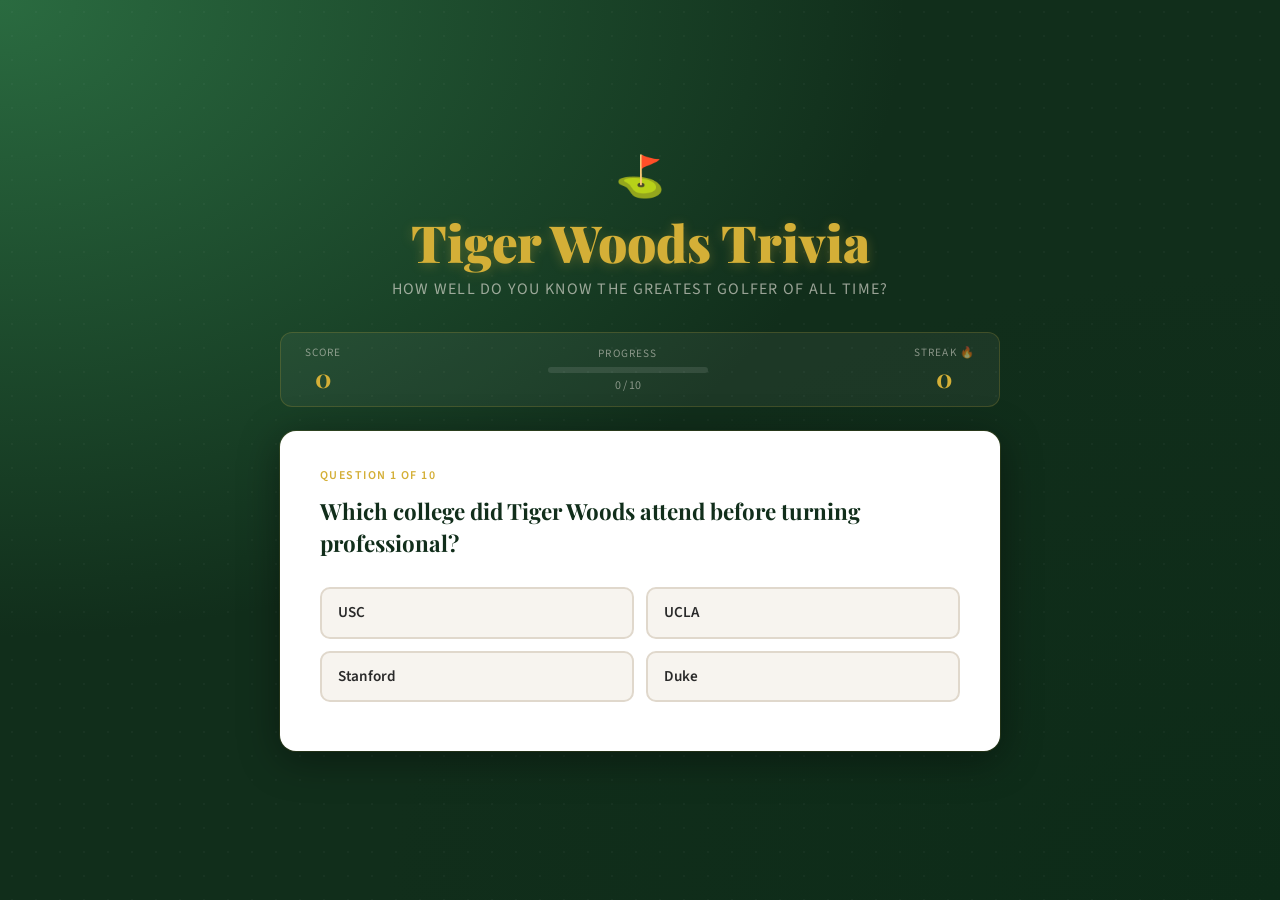
<file: aigame.html>
<!DOCTYPE html>
<html lang="en">
<head>
    <meta charset="UTF-8">
    <meta name="viewport" content="width=device-width, initial-scale=1.0">
    <title>Tiger Woods Trivia</title>
    <link href="https://fonts.googleapis.com/css2?family=Playfair+Display:wght@700;900&family=Source+Sans+3:wght@300;400;600&display=swap" rel="stylesheet">
    <style>
        :root {
            --green: #1B4D2E;
            --green-dark: #112e1b;
            --green-light: #226038;
            --gold: #D4AF37;
            --gold-light: #f0cc5a;
            --cream: #F5F0E8;
            --white: #ffffff;
            --gray: #555;
        }

        * { box-sizing: border-box; margin: 0; padding: 0; }

        body {
            font-family: 'Source Sans 3', sans-serif;
            background-color: var(--green-dark);
            color: var(--cream);
            min-height: 100vh;
            display: flex;
            flex-direction: column;
            align-items: center;
            justify-content: center;
            padding: 20px;
            background-image:
                radial-gradient(ellipse at top left, #2a6b40 0%, transparent 50%),
                radial-gradient(ellipse at bottom right, #0d2b18 0%, transparent 50%);
        }

        body::before {
            content: '';
            position: fixed;
            inset: 0;
            background-image: radial-gradient(circle, rgba(255,255,255,0.03) 1px, transparent 1px);
            background-size: 24px 24px;
            pointer-events: none;
            z-index: 0;
        }

        .container {
            position: relative;
            z-index: 1;
            width: 100%;
            max-width: 720px;
        }

        .header {
            text-align: center;
            margin-bottom: 32px;
            animation: fadeDown 0.7s ease both;
        }

        .flag-icon {
            font-size: 2.5rem;
            margin-bottom: 8px;
            display: block;
        }

        .header h1 {
            font-family: 'Playfair Display', serif;
            font-size: clamp(2rem, 6vw, 3.2rem);
            font-weight: 900;
            color: var(--gold);
            text-shadow: 0 2px 12px rgba(212,175,55,0.3);
            line-height: 1.1;
        }

        .header p {
            margin-top: 8px;
            font-size: 1rem;
            color: rgba(245,240,232,0.6);
            letter-spacing: 0.08em;
            text-transform: uppercase;
        }

        .scorebar {
            display: flex;
            justify-content: space-between;
            align-items: center;
            background: rgba(255,255,255,0.05);
            border: 1px solid rgba(212,175,55,0.2);
            border-radius: 12px;
            padding: 12px 24px;
            margin-bottom: 24px;
            animation: fadeDown 0.7s 0.1s ease both;
        }

        .scorebar-item {
            text-align: center;
        }

        .scorebar-label {
            font-size: 0.7rem;
            text-transform: uppercase;
            letter-spacing: 0.1em;
            color: rgba(245,240,232,0.5);
        }

        .scorebar-value {
            font-family: 'Playfair Display', serif;
            font-size: 1.6rem;
            color: var(--gold);
            font-weight: 700;
        }

        .progress-wrap {
            width: 160px;
            background: rgba(255,255,255,0.1);
            border-radius: 99px;
            height: 6px;
            margin-top: 6px;
        }

        .progress-fill {
            height: 6px;
            background: linear-gradient(90deg, var(--gold), var(--gold-light));
            border-radius: 99px;
            transition: width 0.5s ease;
        }

        .card {
            background: var(--white);
            color: #1a1a1a;
            border-radius: 16px;
            padding: 36px 40px;
            box-shadow: 0 8px 40px rgba(0,0,0,0.4), 0 0 0 1px rgba(212,175,55,0.15);
            animation: fadeUp 0.5s ease both;
            min-height: 320px;
            display: flex;
            flex-direction: column;
            justify-content: space-between;
        }

        .question-num {
            font-size: 0.75rem;
            text-transform: uppercase;
            letter-spacing: 0.12em;
            color: var(--gold);
            font-weight: 600;
            margin-bottom: 12px;
        }

        .question-text {
            font-family: 'Playfair Display', serif;
            font-size: clamp(1.1rem, 3vw, 1.4rem);
            font-weight: 700;
            color: var(--green-dark);
            line-height: 1.4;
            margin-bottom: 28px;
            flex-grow: 1;
        }

        .options {
            display: grid;
            grid-template-columns: 1fr 1fr;
            gap: 12px;
        }

        .option-btn {
            background: #f7f4ef;
            border: 2px solid #e0d8cc;
            border-radius: 10px;
            padding: 14px 16px;
            font-family: 'Source Sans 3', sans-serif;
            font-size: 0.95rem;
            font-weight: 600;
            color: #2a2a2a;
            cursor: pointer;
            transition: all 0.18s ease;
            text-align: left;
            line-height: 1.3;
        }

        .option-btn:hover:not(:disabled) {
            background: #eef7f1;
            border-color: var(--green);
            color: var(--green-dark);
            transform: translateY(-2px);
            box-shadow: 0 4px 12px rgba(27,77,46,0.15);
        }

        .option-btn.correct {
            background: #d4f0dd;
            border-color: #2d9e52;
            color: #1a5c30;
        }

        .option-btn.wrong {
            background: #fde8e8;
            border-color: #e05555;
            color: #8b2020;
        }

        .option-btn:disabled { cursor: default; }

        .feedback {
            margin-top: 20px;
            padding: 14px 18px;
            border-radius: 10px;
            font-size: 0.95rem;
            font-weight: 600;
            display: none;
            animation: pop 0.3s ease;
        }

        .feedback.show { display: block; }
        .feedback.correct { background: #d4f0dd; color: #1a5c30; }
        .feedback.wrong   { background: #fde8e8; color: #8b2020; }

        .feedback .fact {
            font-weight: 400;
            margin-top: 4px;
            font-size: 0.88rem;
            opacity: 0.85;
        }

        .next-btn {
            display: none;
            margin-top: 20px;
            width: 100%;
            padding: 15px;
            background: linear-gradient(135deg, var(--green), var(--green-light));
            color: var(--gold);
            font-family: 'Playfair Display', serif;
            font-size: 1.1rem;
            font-weight: 700;
            border: none;
            border-radius: 10px;
            cursor: pointer;
            letter-spacing: 0.04em;
            transition: all 0.2s ease;
            box-shadow: 0 4px 16px rgba(27,77,46,0.4);
        }

        .next-btn:hover {
            transform: translateY(-2px);
            box-shadow: 0 6px 20px rgba(27,77,46,0.5);
        }

        .next-btn.show { display: block; animation: fadeUp 0.3s ease; }

        .results {
            display: none;
            text-align: center;
            animation: fadeUp 0.6s ease both;
        }

        .results.show { display: block; }

        .results-trophy {
            font-size: 5rem;
            margin-bottom: 16px;
            display: block;
            animation: bounce 1s ease 0.3s both;
        }

        .results h2 {
            font-family: 'Playfair Display', serif;
            font-size: 2.2rem;
            color: var(--gold);
            margin-bottom: 8px;
        }

        .results .score-display {
            font-family: 'Playfair Display', serif;
            font-size: 4rem;
            font-weight: 900;
            color: var(--white);
            line-height: 1;
            margin: 16px 0;
        }

        .results .score-display span {
            font-size: 1.5rem;
            color: rgba(255,255,255,0.5);
        }

        .results-message {
            font-size: 1.1rem;
            color: rgba(245,240,232,0.75);
            margin-bottom: 32px;
            max-width: 480px;
            margin-left: auto;
            margin-right: auto;
            line-height: 1.6;
        }

        .play-again-btn {
            padding: 16px 48px;
            background: linear-gradient(135deg, var(--gold), var(--gold-light));
            color: var(--green-dark);
            font-family: 'Playfair Display', serif;
            font-size: 1.2rem;
            font-weight: 700;
            border: none;
            border-radius: 12px;
            cursor: pointer;
            transition: all 0.2s ease;
            box-shadow: 0 4px 20px rgba(212,175,55,0.4);
        }

        .play-again-btn:hover {
            transform: translateY(-3px);
            box-shadow: 0 8px 28px rgba(212,175,55,0.5);
        }

        @keyframes fadeDown {
            from { opacity: 0; transform: translateY(-20px); }
            to   { opacity: 1; transform: translateY(0); }
        }
        @keyframes fadeUp {
            from { opacity: 0; transform: translateY(20px); }
            to   { opacity: 1; transform: translateY(0); }
        }
        @keyframes pop {
            0%   { transform: scale(0.95); opacity: 0; }
            60%  { transform: scale(1.02); }
            100% { transform: scale(1);    opacity: 1; }
        }
        @keyframes bounce {
            0%, 100% { transform: translateY(0); }
            40%       { transform: translateY(-20px); }
            60%       { transform: translateY(-10px); }
        }

        @media (max-width: 500px) {
            .card { padding: 24px 20px; }
            .options { grid-template-columns: 1fr; }
        }
    </style>
</head>
<body>

<div class="container">

    <div class="header">
        <span class="flag-icon">⛳</span>
        <h1>Tiger Woods Trivia</h1>
        <p>How well do you know the greatest golfer of all time?</p>
    </div>

    <div class="scorebar" id="scorebar">
        <div class="scorebar-item">
            <div class="scorebar-label">Score</div>
            <div class="scorebar-value" id="scoreDisplay">0</div>
        </div>
        <div class="scorebar-item">
            <div class="scorebar-label">Progress</div>
            <div class="progress-wrap">
                <div class="progress-fill" id="progressFill" style="width:0%"></div>
            </div>
            <div style="font-size:0.75rem; color:rgba(245,240,232,0.5); margin-top:4px;" id="progressText">0 / 10</div>
        </div>
        <div class="scorebar-item">
            <div class="scorebar-label">Streak 🔥</div>
            <div class="scorebar-value" id="streakDisplay">0</div>
        </div>
    </div>

    <div class="card" id="quizCard">
        <div>
            <div class="question-num" id="questionNum">Question 1 of 10</div>
            <div class="question-text" id="questionText">Loading...</div>
            <div class="options" id="optionsContainer"></div>
            <div class="feedback" id="feedback">
                <div id="feedbackTitle"></div>
                <div class="fact" id="feedbackFact"></div>
            </div>
        </div>
        <button class="next-btn" id="nextBtn" onclick="nextQuestion()">Next Question →</button>
    </div>

    <div class="results" id="results">
        <span class="results-trophy" id="trophyEmoji">🏆</span>
        <h2 id="resultsTitle">Quiz Complete!</h2>
        <div class="score-display" id="finalScore">0 <span>/ 10</span></div>
        <p class="results-message" id="resultsMessage"></p>
        <button class="play-again-btn" onclick="restartQuiz()">Play Again</button>
    </div>

</div>

<script>
    const allQuestions = [
        {
            q: "How many major championships has Tiger Woods won in his career?",
            options: ["13", "15", "17", "18"],
            answer: 1,
            fact: "Tiger's 15 majors is second all-time behind Jack Nicklaus (18)."
        },
        {
            q: "At what age did Tiger Woods win his first Masters Tournament?",
            options: ["19", "20", "21", "22"],
            answer: 2,
            fact: "Tiger won the 1997 Masters at 21 years old by a record 12 strokes."
        },
        {
            q: "How many PGA Tour wins does Tiger Woods have, tying him for the all-time record?",
            options: ["75", "78", "80", "82"],
            answer: 3,
            fact: "Tiger is tied with Sam Snead at 82 PGA Tour victories."
        },
        {
            q: "What is the name of Tiger's achievement of winning all four majors consecutively?",
            options: ["The Golden Slam", "The Tiger Slam", "The Grand Tiger", "The Woods Sweep"],
            answer: 1,
            fact: "The Tiger Slam (2000–2001) is the only time anyone has held all four major titles at once."
        },
        {
            q: "How many total weeks has Tiger Woods spent ranked as the world's #1 golfer?",
            options: ["421", "521", "683", "750"],
            answer: 2,
            fact: "683 weeks — more than double the next highest, Greg Norman (331 weeks)."
        },
        {
            q: "Which college did Tiger Woods attend before turning professional?",
            options: ["USC", "UCLA", "Stanford", "Duke"],
            answer: 2,
            fact: "Tiger attended Stanford University and won two NCAA individual titles there."
        },
        {
            q: "In what year did Tiger Woods make his famous comeback by winning the Masters?",
            options: ["2017", "2018", "2019", "2020"],
            answer: 2,
            fact: "The 2019 Masters victory is considered one of the greatest comebacks in sports history."
        },
        {
            q: "At what age did Tiger Woods become the youngest golfer to complete the career Grand Slam?",
            options: ["22", "23", "24", "25"],
            answer: 2,
            fact: "Tiger completed the career Grand Slam at age 24 at the 2000 British Open."
        },
        {
            q: "How many consecutive weeks did Tiger hold the #1 world ranking at his longest streak?",
            options: ["200", "240", "281", "310"],
            answer: 2,
            fact: "Tiger held #1 for 281 consecutive weeks — the longest streak in golf history."
        },
        {
            q: "Where is the Masters Tournament held every year?",
            options: ["Pebble Beach", "Augusta National", "St Andrews", "Pinehurst"],
            answer: 1,
            fact: "Augusta National Golf Club in Augusta, Georgia has hosted the Masters since 1934."
        },
        {
            q: "What year did Tiger Woods turn professional?",
            options: ["1994", "1995", "1996", "1997"],
            answer: 2,
            fact: "Tiger turned pro in August 1996 and won his first PGA Tour event just weeks later."
        },
        {
            q: "Which golfer's all-time record for PGA Tour wins is Tiger tied with?",
            options: ["Jack Nicklaus", "Arnold Palmer", "Ben Hogan", "Sam Snead"],
            answer: 3,
            fact: "Sam Snead won 82 PGA Tour events. Tiger matched that record in 2019."
        },
    ];

    let questions = [];
    let current = 0;
    let score = 0;
    let streak = 0;
    let answered = false;

    function shuffle(arr) {
        return [...arr].sort(() => Math.random() - 0.5);
    }

    function startQuiz() {
        questions = shuffle(allQuestions).slice(0, 10);
        current = 0; score = 0; streak = 0;
        document.getElementById('results').classList.remove('show');
        document.getElementById('quizCard').style.display = 'flex';
        document.getElementById('scorebar').style.display = 'flex';
        updateScorebar();
        loadQuestion();
    }

    function loadQuestion() {
        answered = false;
        const q = questions[current];
        document.getElementById('questionNum').textContent = `Question ${current + 1} of ${questions.length}`;
        document.getElementById('questionText').textContent = q.q;

        const container = document.getElementById('optionsContainer');
        container.innerHTML = '';
        q.options.forEach((opt, i) => {
            const btn = document.createElement('button');
            btn.className = 'option-btn';
            btn.textContent = opt;
            btn.onclick = () => selectAnswer(i);
            container.appendChild(btn);
        });

        const fb = document.getElementById('feedback');
        fb.className = 'feedback';
        document.getElementById('nextBtn').className = 'next-btn';

        const card = document.getElementById('quizCard');
        card.style.animation = 'none';
        card.offsetHeight;
        card.style.animation = 'fadeUp 0.4s ease both';
    }

    function selectAnswer(index) {
        if (answered) return;
        answered = true;

        const q = questions[current];
        const buttons = document.querySelectorAll('.option-btn');
        buttons.forEach(b => b.disabled = true);

        const fb = document.getElementById('feedback');
        const fbTitle = document.getElementById('feedbackTitle');
        const fbFact = document.getElementById('feedbackFact');

        if (index === q.answer) {
            buttons[index].classList.add('correct');
            score++;
            streak++;
            fb.className = 'feedback correct show';
            fbTitle.textContent = '✅ Correct!';
        } else {
            buttons[index].classList.add('wrong');
            buttons[q.answer].classList.add('correct');
            streak = 0;
            fb.className = 'feedback wrong show';
            fbTitle.textContent = '❌ Not quite!';
        }

        fbFact.textContent = q.fact;
        updateScorebar();
        document.getElementById('nextBtn').className = 'next-btn show';
    }

    function nextQuestion() {
        current++;
        if (current >= questions.length) {
            showResults();
        } else {
            loadQuestion();
        }
    }

    function updateScorebar() {
        document.getElementById('scoreDisplay').textContent = score;
        document.getElementById('streakDisplay').textContent = streak;
        const pct = (current / questions.length) * 100;
        document.getElementById('progressFill').style.width = pct + '%';
        document.getElementById('progressText').textContent = `${current} / ${questions.length}`;
    }

    function showResults() {
        document.getElementById('quizCard').style.display = 'none';
        document.getElementById('scorebar').style.display = 'none';

        const pct = score / questions.length;
        let emoji, title, message;

        if (pct === 1) {
            emoji = '🏆'; title = 'Perfect Round!';
            message = "You're a true Tiger Woods expert. A flawless performance — just like the 1997 Masters.";
        } else if (pct >= 0.8) {
            emoji = '🦁'; title = 'Major Champion!';
            message = "Outstanding knowledge! You clearly follow the career of the greatest golfer of all time.";
        } else if (pct >= 0.6) {
            emoji = '⛳'; title = 'Solid Round!';
            message = "Good effort! You know your Tiger facts, but there's still room to sharpen your game.";
        } else if (pct >= 0.4) {
            emoji = '🏌️'; title = 'Keep Practicing!';
            message = "A decent attempt, but Tiger would say: 'The hard work is what makes it happen.' Study up!";
        } else {
            emoji = '🌿'; title = "Beginner's Luck?";
            message = "Looks like you need a caddie! Head back to the fan page and brush up on Tiger's incredible career.";
        }

        document.getElementById('trophyEmoji').textContent = emoji;
        document.getElementById('resultsTitle').textContent = title;
        document.getElementById('finalScore').innerHTML = `${score} <span>/ ${questions.length}</span>`;
        document.getElementById('resultsMessage').textContent = message;
        document.getElementById('results').classList.add('show');
    }

    function restartQuiz() {
        document.getElementById('quizCard').style.display = 'flex';
        document.getElementById('scorebar').style.display = 'flex';
        startQuiz();
    }

    startQuiz();
</script>
</body>
</html>
</file>
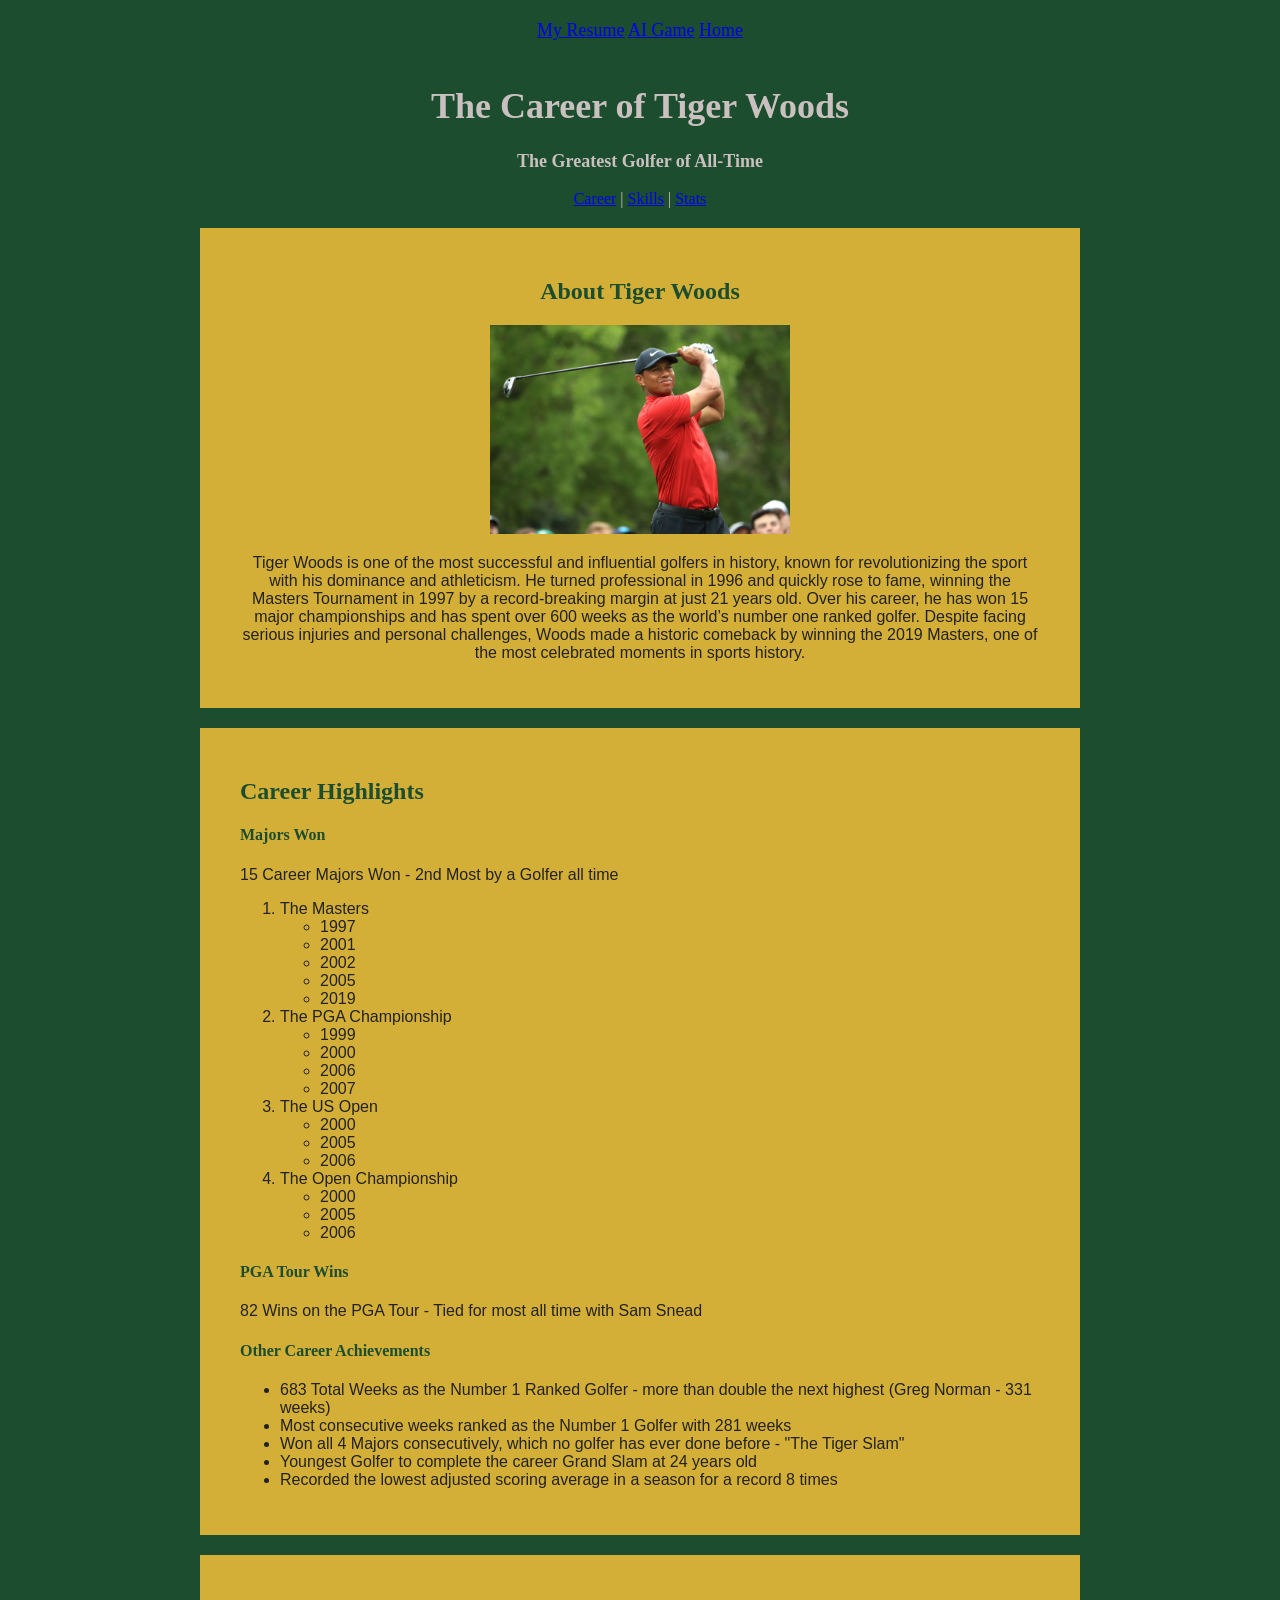
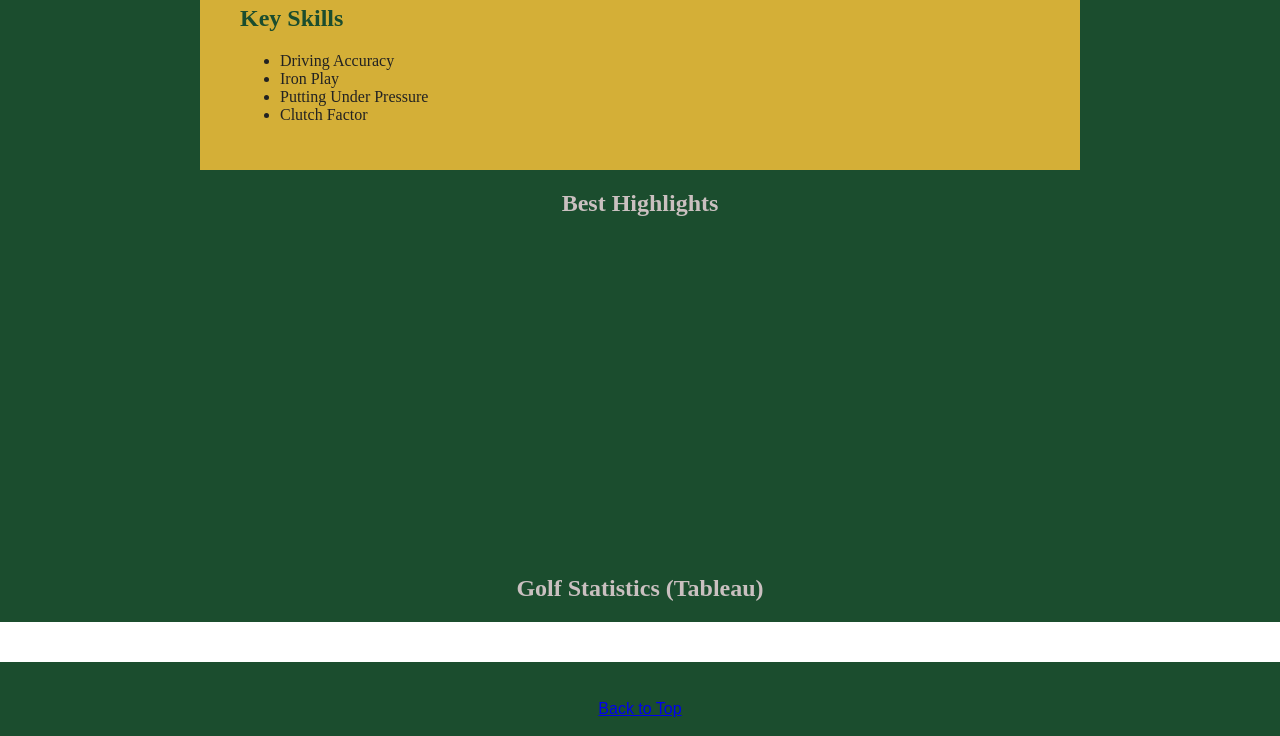
<file: fromscratch.html>
<!DOCTYPE html>
<html lang="en">
<head>
    <link rel="stylesheet" href="css/mystyles.css">
    <meta charset="UTF-8">
    <meta name="viewport" content="width=device-width, initial-scale=1.0">
    <title>Tiger Woods Fan Page</title>
</head>
<body>
    <a id="top"></a>
    
    <nav class="links">
        <a href="index.html">My Resume</a>
        <a href="aigame.html">AI Game</a>
        <a href="fromscratch.html">Home</a>
    </nav>
    
    <div class="section" id="titletext">
        <h1>The Career of Tiger Woods</h1>
        <p>The Greatest Golfer of All-Time</p>
    </div>
    <div class="nav">
        <a href="#career">Career</a> |
        <a href="#skills">Skills</a> |
        <a href="#stats">Stats</a>
    </div>

    <div class="section" id="heading">
        <h2>About Tiger Woods</h2>
        <img src="assets/img/Golfer-Tiger-Woods-Masters-Augusta-Georgia-2019.jpg.webp" width="300" alt="Picture of Tiger Woods">
        <p>Tiger Woods is one of the most successful and influential golfers in history, known for revolutionizing the sport with his dominance and athleticism. He turned professional in 1996 and quickly rose to fame, winning the Masters Tournament in 1997 by a record-breaking margin at just 21 years old. Over his career, he has won 15 major championships and has spent over 600 weeks as the world’s number one ranked golfer. Despite facing serious injuries and personal challenges, Woods made a historic comeback by winning the 2019 Masters, one of the most celebrated moments in sports history.</p>
    </div>

    <div class="section" id="career">
        <h2>Career Highlights</h2>
        <h4>Majors Won</h4>
        <p>15 Career Majors Won - 2nd Most by a Golfer all time</p>
        <ol>
            <li>The Masters</li>
            <ul>
                <li>1997</li>
                <li>2001</li>
                <li>2002</li>
                <li>2005</li>
                <li>2019</li>
            </ul>
            <li>The PGA Championship</li>
            <ul>
                <li>1999</li>
                <li>2000</li>
                <li>2006</li>
                <li>2007</li>
            </ul>
            <li>The US Open</li>
            <ul>
                <li>2000</li>
                <li>2005</li>
                <li>2006</li>
            </ul>
            <li>The Open Championship</li>
            <ul>
                <li>2000</li>
                <li>2005</li>
                <li>2006</li>
            </ul>
        </ol>
        <h4>PGA Tour Wins</h4>
        <p>82 Wins on the PGA Tour - Tied for most all time with Sam Snead</p>
        <h4>Other Career Achievements</h4>
        <ul>
            <li>683 Total Weeks as the Number 1 Ranked Golfer - more than double the next highest (Greg Norman - 331 weeks)</li>
            <li>Most consecutive weeks ranked as the Number 1 Golfer with 281 weeks</li>
            <li>Won all 4 Majors consecutively, which no golfer has ever done before - "The Tiger Slam"</li>
            <li>Youngest Golfer to complete the career Grand Slam at 24 years old</li>
            <li>Recorded the lowest adjusted scoring average in a season for a record 8 times</li>
        </ul>
    </div>

    <div class="section" id="skills">
        <h2>Key Skills</h2>

        <ul>
            <li>Driving Accuracy</li>
            <li>Iron Play</li>
            <li>Putting Under Pressure</li>
            <li>Clutch Factor</li>
        </ul>
    </div>

    <div class="section">
        <h2>Best Highlights</h2>
        <iframe 
        width="560"
        height="315"
        frameborder="0"
        allowfullscreen
        src="https://www.youtube.com/embed/k2BNILFjTNM"
        title="YouTube video player">
    </iframe>
    </div>

    <div class="section" id="stats">
        <h2>Golf Statistics (Tableau)</h2>
        <div class='tableauPlaceholder' id='viz1776885495799' style='position: relative'><noscript><a href='#'><img alt='Happy 40th Birthday Tiger Woods ' src='https:&#47;&#47;public.tableau.com&#47;static&#47;images&#47;Ti&#47;TigerWoods&#47;Happy40thBirthdayTigerWoods&#47;1_rss.png' style='border: none' /></a></noscript><object class='tableauViz'  style='display:none;'><param name='host_url' value='https%3A%2F%2Fpublic.tableau.com%2F' /> <param name='embed_code_version' value='3' /> <param name='site_root' value='' /><param name='name' value='TigerWoods&#47;Happy40thBirthdayTigerWoods' /><param name='tabs' value='no' /><param name='toolbar' value='yes' /><param name='static_image' value='https:&#47;&#47;public.tableau.com&#47;static&#47;images&#47;Ti&#47;TigerWoods&#47;Happy40thBirthdayTigerWoods&#47;1.png' /> <param name='animate_transition' value='yes' /><param name='display_static_image' value='yes' /><param name='display_spinner' value='yes' /><param name='display_overlay' value='yes' /><param name='display_count' value='yes' /><param name='language' value='en-US' /></object></div>                <script type='text/javascript'>                    var divElement = document.getElementById('viz1776885495799');                    var vizElement = divElement.getElementsByTagName('object')[0];                    vizElement.style.width='1269px';vizElement.style.height='1154px';                    var scriptElement = document.createElement('script');                    scriptElement.src = 'https://public.tableau.com/javascripts/api/viz_v1.js';                    vizElement.parentNode.insertBefore(scriptElement, vizElement);                </script>
    </div>

    <div class="footer">
        <a href="#top">Back to Top</a>

    </div>
</body>
</html>
</file>
<file: css/mystyles.css>
.links {
    font-size: large;
    padding: 20px;
}

body {
    font-family: Georgia, 'Times New Roman', serif;
    background-color: #1B4D2E;
    color: #cac0c0;
    margin: 0;
    padding: 0;
    text-align: center;
}

#titletext {
    text-align: center;
    font-size: large;
    font-weight: bold;
    margin: 0;
    padding: 0;
    height: 100%;
}

.nav {
    text-align: center;
}

#heading h2 {
    color: #1B4D2E;
}

#heading {
    text-align: center;
    background-color: #D4AF37;
    color: #222222;
    padding: 30px 40px;
    margin: 20px auto;
    max-width: 800px;
    overflow: hidden;
}

#career h2, #career h4 {
    color: #1B4D2E;
}

#skills h2 {
    color: #1B4D2E;
}

#heading p {
    font-family: Arial, Helvetica, sans-serif;
}

#career p, #career li {
    font-family: Arial, Helvetica, sans-serif;
}

#career {
    display: block;
    text-align: left;
    font-size: medium;
    background-color: #D4AF37;
    color: #222222;
    padding: 30px 40px;
    margin: 20px auto;
    max-width: 800px;
}

#skills {
    display: block;
    text-align: left;
    background-color: #D4AF37;
    color: #222222;
    padding: 30px 40px;
    margin: 20px auto;
    max-width: 800px;
    overflow: hidden;
}

#viz1776885495799 {
    background-color: #ffffff;
    padding: 20px;
    margin: 20px auto;
    text-align: center;
}

.footer {
    padding: 18px;
    text-align: center;
    color: #f5d04a;
    font-family: Arial, Helvetica, sans-serif;
}
</file>
